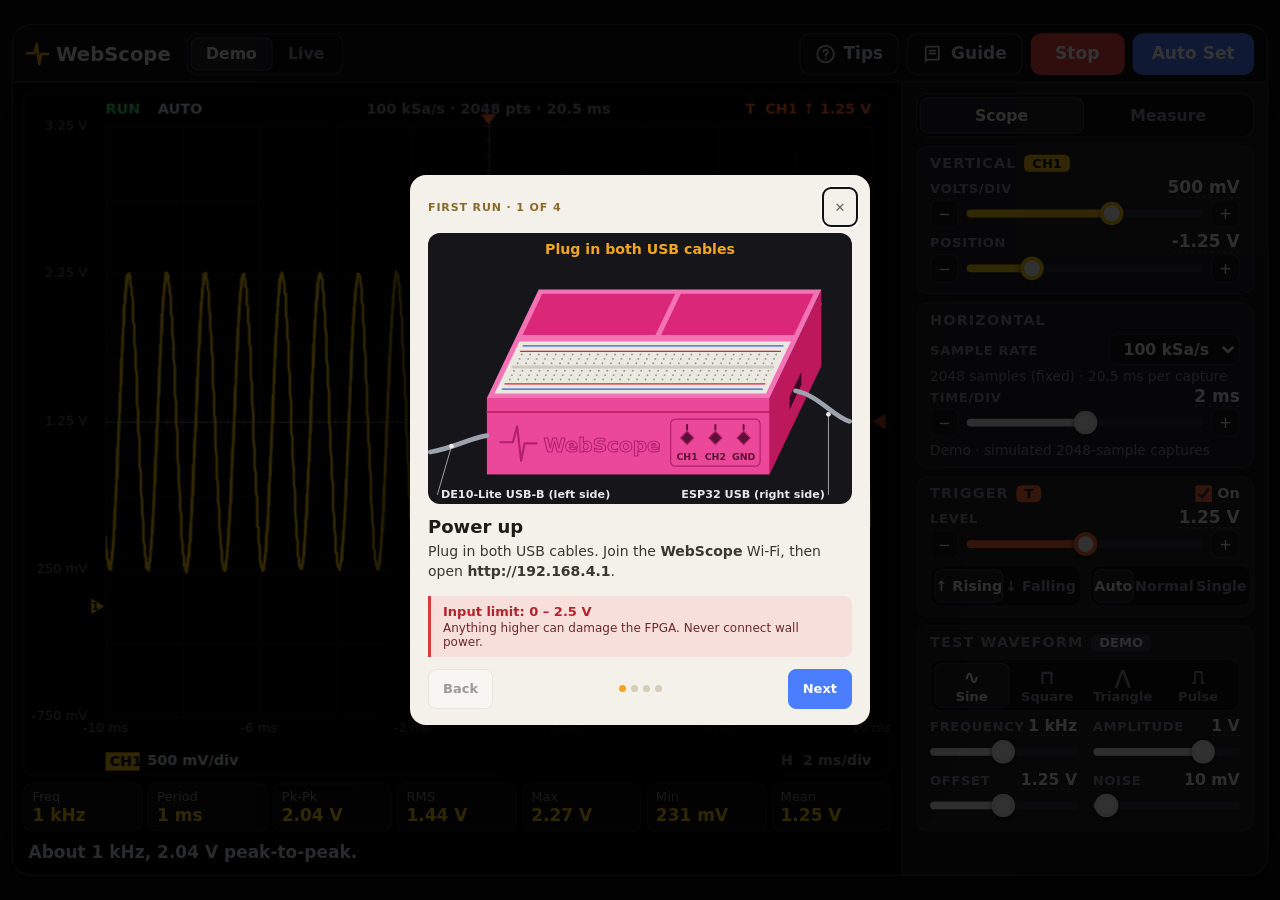
<file: ui/index.html>
<!DOCTYPE html>
<html lang="en">
<head>
  <meta charset="utf-8">
  <meta name="viewport" content="width=device-width, initial-scale=1">
  <meta name="theme-color" content="#0b0b0e">
  <title>WebScope</title>
  <link rel="icon" href="data:image/svg+xml,%3Csvg xmlns='http://www.w3.org/2000/svg' viewBox='0 0 24 24'%3E%3Cpath d='M1 11.2h7.6L11.2 1.5l2.4 21 2.1-10.6H23' fill='none' stroke='%23f5a524' stroke-width='2.6' stroke-linecap='round' stroke-linejoin='round'/%3E%3C/svg%3E">
  <link rel="stylesheet" href="styles.css">
</head>
<body>
  <!-- Wide screens: the instrument is drawn at 960×650 and scaled to fit. Upright phones: stacked layout (src/fit.js). -->
  <div class="stage">
  <div class="instrument" id="instrument">
    <header class="topbar">
      <div class="brand">
        <svg viewBox="0 0 24 24" aria-hidden="true"><path d="M1 11.2h7.6L11.2 1.5l2.4 21 2.1-10.6H23" fill="none" stroke="currentColor" stroke-width="2.6" stroke-linecap="round" stroke-linejoin="round"/></svg>
        WebScope
      </div>
      <div class="segmented" role="group" aria-label="Data source" data-tip="Demo / Live|Demo plays a built-in test signal. Live shows your real circuit through the WebScope box.">
        <button type="button" data-mode="demo" class="active">Demo</button>
        <button type="button" data-mode="live">Live</button>
      </div>
      <span class="spacer"></span>
      <div class="actions">
        <button type="button" id="tipsBtn" class="btn btn-soft" aria-pressed="false" data-tip="Tips|When on, tap or hover anything to see what it does.">
          <svg viewBox="0 0 24 24" aria-hidden="true"><circle cx="12" cy="12" r="9.5"/><path d="M9.6 9.4a2.5 2.5 0 1 1 3.4 2.3c-.6.3-1 .8-1 1.5v.6M12 17.2v.1"/></svg><span>Tips</span>
        </button>
        <button type="button" id="guideBtn" class="btn btn-soft" data-tip="Setup guide|How to hook WebScope up, plus practice circuits with what you should see.">
          <svg viewBox="0 0 24 24" aria-hidden="true"><path d="M4 5.5A2 2 0 0 1 6 3.5h13v15H6a2 2 0 0 0-2 2zM4 20.5v-15M8.5 8h6.5M8.5 11.5h6.5"/></svg><span>Guide</span>
        </button>
        <button type="button" id="runBtn" class="btn btn-run" data-tip="Run / Stop|Stop freezes the screen so you can look closely. Run goes live again.">Stop</button>
        <button type="button" id="autoBtn" class="btn btn-primary" data-tip="Auto Set|Finds your signal and picks good zoom settings for you. Start here.">Auto Set</button>
      </div>
    </header>

    <section class="screen-area">
      <div class="screen" data-tip="Screen|Height is voltage, left to right is time. Drag up or down to move the wave. With cursors on, drag the dashed lines."><canvas id="scope" aria-label="Oscilloscope display"></canvas></div>
      <dl class="meas">
        <div data-tip="Frequency|How many times per second the wave repeats.|Ex: a 1 kHz tone repeats 1,000 times a second."><dt>Freq</dt><dd id="m-freq">—</dd></div>
        <div data-tip="Period|How long one full cycle takes. Period = 1 ÷ frequency."><dt>Period</dt><dd id="m-period">—</dd></div>
        <div data-tip="Peak-to-peak|Distance from the lowest point to the highest point of the wave."><dt>Pk-Pk</dt><dd id="m-vpp">—</dd></div>
        <div data-tip="RMS|The &quot;effective&quot; voltage: the steady DC voltage that would deliver the same power.|Ex: how much a signal would heat a resistor."><dt>RMS</dt><dd id="m-rms">—</dd></div>
        <div data-tip="Max|Highest voltage in the capture."><dt>Max</dt><dd id="m-max">—</dd></div>
        <div data-tip="Min|Lowest voltage in the capture."><dt>Min</dt><dd id="m-min">—</dd></div>
        <div data-tip="Mean|Average voltage over the capture."><dt>Mean</dt><dd id="m-mean">—</dd></div>
      </dl>
      <p id="summary" class="summary">Waiting for signal…</p>
    </section>

    <aside class="panel">
      <nav class="tabs" role="tablist" aria-label="Controls">
        <button type="button" role="tab" data-tab="scope" class="active">Scope</button>
        <button type="button" role="tab" data-tab="measure">Measure</button>
      </nav>

      <!-- Scope tab: Vertical, Horizontal, Trigger -->
      <div class="tab-page" data-page="scope">
        <section class="group">
          <h2>Vertical <span class="tag ch1">CH1</span>
            <label class="switch" id="glitchSwitch" data-tip="De-glitch|Removes single-sample spikes caused by a bad read on the wires between the FPGA and ESP32. Real edges, like a button press, are kept." hidden><input type="checkbox" id="glitchEnable" checked><span>De-glitch</span></label>
          </h2>
          <div id="sVdiv"></div>
          <div id="sPos"></div>
        </section>

        <section class="group">
          <h2>Horizontal</h2>
          <div class="acq-row" data-tip="Sample rate|How many times per second the FPGA measures the input. Each capture is always 2048 samples, so a lower rate covers more time.|Ex: 100 kSa/s → 2048 samples = 20.48 ms.">
            <label for="rateSel">Sample rate</label>
            <select id="rateSel" aria-label="Sample rate"></select>
          </div>
          <p class="acq-info"><span id="acqLen">— samples (fixed)</span> · <span id="acqDur">—</span></p>
          <div id="sTdiv"></div>
          <p id="captureNote" class="note" hidden></p>
          <p class="acq-info" id="acqStatus" data-tip="Status|Connection to the WebScope box and what the FPGA is doing right now.">—</p>
        </section>

        <section class="group">
          <h2>Trigger <span class="tag trig">T</span>
            <label class="switch" data-tip="Trigger on/off|On: the FPGA waits for the wave to cross the level, so the picture stands still. Off: free run, captures right away."><input type="checkbox" id="trigEnable" checked><span>On</span></label>
          </h2>
          <div id="sTrig"></div>
          <div class="trig-row">
            <div class="segmented small" role="group" aria-label="Trigger edge" data-tip="Trigger edge|Start the picture where the wave crosses the level going up (rising) or going down (falling). This is what makes the wave stand still.">
              <button type="button" data-edge="rising" class="active">↑ Rising</button>
              <button type="button" data-edge="falling">↓ Falling</button>
            </div>
            <div class="segmented small" role="group" aria-label="Trigger mode">
              <button type="button" data-tmode="auto" class="active" data-tip="Auto|Always shows the wave, even if it never crosses the trigger level. Best place to start.">Auto</button>
              <button type="button" data-tmode="normal" data-tip="Normal|Only updates when the wave crosses the level. Good for signals that come and go.">Normal</button>
              <button type="button" data-tmode="single" data-tip="Single|Waits for one trigger, grabs it, and stops. Great for one-time events like a button press.">Single</button>
            </div>
          </div>
        </section>

        <section class="group" id="demoGroup">
          <h2><span id="shapeTitle">Test waveform</span> <span class="tag demo" id="shapeTag">DEMO</span></h2>
          <div class="segmented small shapes" role="group" aria-label="Waveform type">
            <button type="button" data-shape="sine" class="active" data-tip="Sine wave|A smooth, rounded wave that rises and falls evenly.|Ex: wall power (AC), pure audio tones."><span>∿</span>Sine</button>
            <button type="button" data-shape="square" data-tip="Square wave|Jumps straight between two levels, half the time high and half low.|Ex: digital clocks, blinking LEDs."><span>⊓</span>Square</button>
            <button type="button" data-shape="triangle" data-tip="Triangle wave|Ramps up and down in straight lines at the same speed.|Ex: synthesizer sounds, sweep circuits."><span>⋀</span>Triangle</button>
            <button type="button" data-shape="pulse" data-tip="Step / pulse|Sits at one level, then jumps to another for a short time.|Ex: a button press, a trigger signal, PWM at low duty."><span>⎍</span>Pulse</button>
          </div>
          <p class="note" id="shapeNote" hidden>WebScope guesses the shape of your live signal and lights it up.</p>
          <div class="slider-grid" id="demoSliders">
            <div id="sFreq"></div>
            <div id="sAmp"></div>
            <div id="sOff"></div>
            <div id="sNoise"></div>
          </div>
        </section>
      </div>

      <!-- Measure tab: all measurements, cursors, save -->
      <div class="tab-page" data-page="measure" hidden>
        <section class="group">
          <h2>Measurements <button type="button" id="holdReset" class="link" data-tip="Reset hold|Clears the lowest/highest seen since Run.">Reset hold</button></h2>
          <dl class="mtable">
            <div data-tip="Duty cycle|How much of each cycle the wave spends high.|Ex: 25% = on a quarter of the time (PWM)."><dt>Duty cycle</dt><dd id="m-duty">—</dd></div>
            <div data-tip="Pulse width|How long the wave stays high in each cycle."><dt>Width (high)</dt><dd id="m-width">—</dd></div>
            <div data-tip="Rise time|How long the wave takes to go from 10% to 90% of its height. Shorter = sharper edge."><dt>Rise time</dt><dd id="m-rise">—</dd></div>
            <div data-tip="Fall time|How long the wave takes to drop from 90% to 10% of its height."><dt>Fall time</dt><dd id="m-fall">—</dd></div>
            <div data-tip="Highest seen|The highest voltage since you pressed Run. Catches short spikes."><dt>Highest seen</dt><dd id="m-hmax">—</dd></div>
            <div data-tip="Lowest seen|The lowest voltage since you pressed Run. Catches short dips."><dt>Lowest seen</dt><dd id="m-hmin">—</dd></div>
          </dl>
        </section>

        <section class="group">
          <h2>Cursors</h2>
          <div class="segmented small" role="group" aria-label="Cursors" data-tip="Cursors|Two lines you drag on the screen to measure the time or voltage between any two points.">
            <button type="button" data-cursor="off" class="active">Off</button>
            <button type="button" data-cursor="time">Time ↔</button>
            <button type="button" data-cursor="volts">Volts ↕</button>
          </div>
          <dl class="mtable" id="cursorReadout" hidden>
            <div><dt id="c-l1">C1</dt><dd id="c-1">—</dd></div>
            <div><dt id="c-l2">C2</dt><dd id="c-2">—</dd></div>
            <div><dt>Difference Δ</dt><dd id="c-d">—</dd></div>
            <div id="c-frow"><dt>1 / ΔT</dt><dd id="c-f">—</dd></div>
          </dl>
        </section>

        <section class="group">
          <h2>Save</h2>
          <div class="row2">
            <button type="button" class="btn" id="savePng" data-tip="Picture|Saves what's on the screen as an image.">Picture</button>
            <button type="button" class="btn" id="saveCsv" data-tip="Data (CSV)|Saves the raw samples (time, volts) for Excel, MATLAB or Python.">Data (CSV)</button>
          </div>
        </section>
      </div>

    </aside>
  </div>
  </div>

  <dialog id="guide" class="guide">
    <div class="guide-head">
      <h2 id="guideTitle">Setup guide</h2>
      <button type="button" class="btn btn-icon" data-close aria-label="Close">✕</button>
    </div>

    <ol class="steps">
      <li class="step" data-part="First run · 1 of 4">
        <figure data-art="power"></figure>
        <h3>Power up</h3>
        <p>Plug in both USB cables. Join the <b>WebScope</b> Wi-Fi, then open <b>http://192.168.4.1</b>.</p>
      </li>
      <li class="step" data-part="First run · 2 of 4">
        <figure data-art="exButton"></figure>
        <h3>Build the button circuit</h3>
        <p>Copy the picture: 3.3 V → button → 10 kΩ → 10 kΩ → ground. The middle of the two resistors is what you'll measure.</p>
      </li>
      <li class="step" data-part="First run · 3 of 4">
        <figure data-art="leads"></figure>
        <h3>Connect the leads</h3>
        <p><b>Black GND</b> lead to the <b>−</b> rail first. Then the <b>yellow CH1</b> lead to the middle of the resistors.</p>
      </li>
      <li class="step" data-part="First run · 4 of 4">
        <div class="signal-check" id="signalCheck"><span class="dot"></span><span class="text">Waiting for signal…</span></div>
        <h3>Go Live and press the button</h3>
        <p>Tap <b>Live</b>, then press the button a few times. The line jumps up while it's held.</p>
        <div class="expect"><b>You should see</b><span>Released ≈ 0 V</span><span>Pressed ≈ 1.65 V</span></div>
      </li>
    </ol>

    <div class="limit">
      <strong>Input limit: 0 – 2.5 V</strong>
      <span>Anything higher can damage the FPGA. Never connect wall power.</span>
    </div>

    <div class="guide-nav">
      <button type="button" class="btn" data-prev>Back</button>
      <div class="dots" aria-hidden="true"></div>
      <button type="button" class="btn btn-primary" data-next>Next</button>
    </div>
  </dialog>

  <script type="module" src="src/main.js"></script>
</body>
</html>
</file>
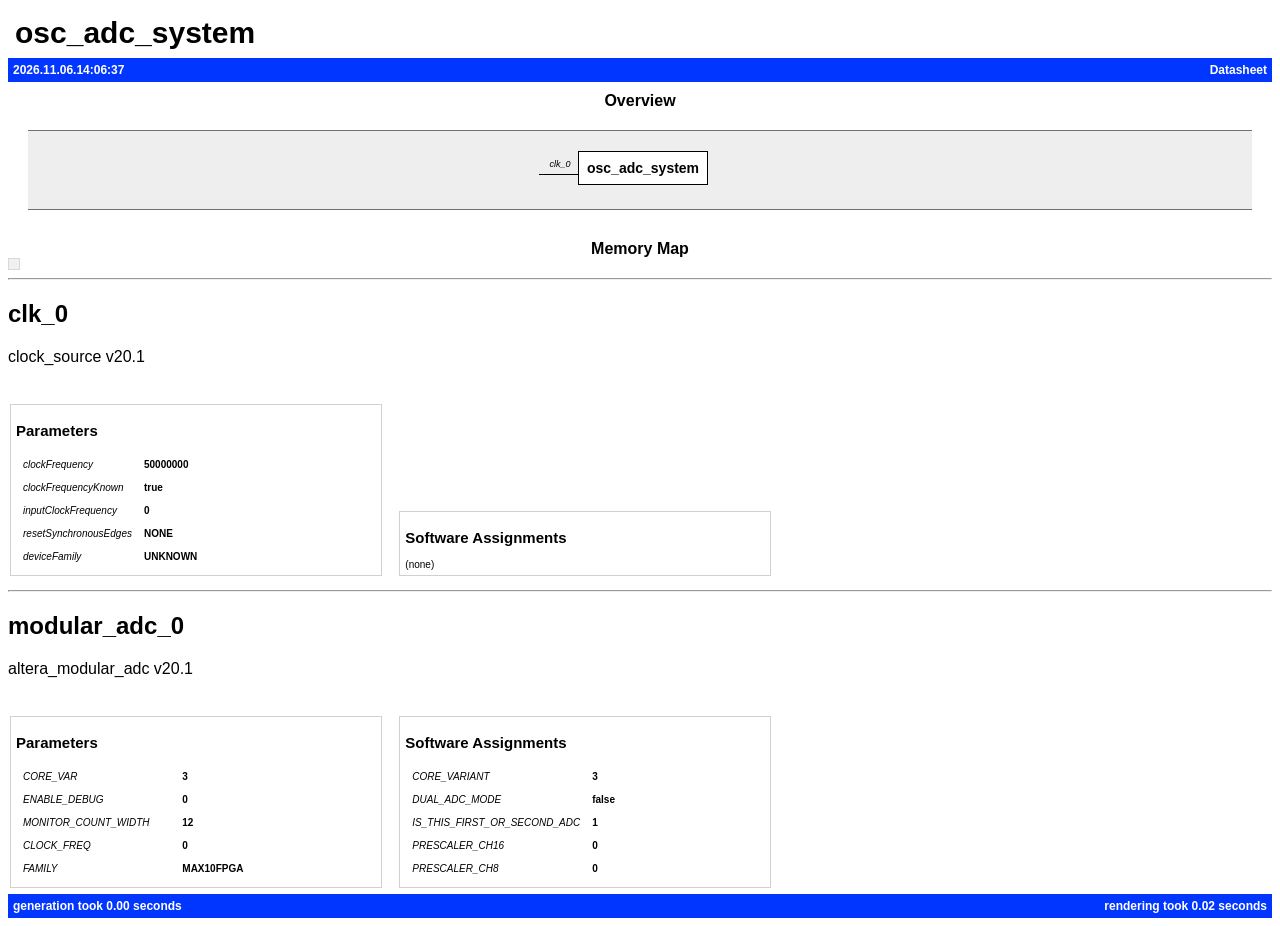
<file: fpga/quartus/osc_adc_system/osc_adc_system.html>
<!DOCTYPE HTML PUBLIC "-//W3C//DTD HTML 4.0 Transitional//EN">

<html xmlns="http://www.w3.org/1999/xhtml">
 <head>
  <title>datasheet for osc_adc_system</title>
  <style type="text/css">
body { font-family:arial ;}
a { text-decoration:underline ; color:#003000 ;}
a:hover { text-decoration:underline ; color:0030f0 ;}
td { padding : 5px ;}
table.topTitle { width:100% ;}
table.topTitle td.l { text-align:left ; font-weight: bold ; font-size:30px ;}
table.topTitle td.r { text-align:right ; font-weight: bold ; font-size:16px ;}
table.blueBar { width : 100% ; border-spacing : 0px ;}
table.blueBar td { background:#0036ff ; font-size:12px ; color : white ; text-align : left ; font-weight : bold ;}
table.blueBar td.l { text-align : left ;}
table.blueBar td.r { text-align : right ;}
table.items { width:100% ; border-collapse:collapse ;}
table.items td.label { font-weight:bold ; font-size:16px ; vertical-align:top ;}
table.items td.mono { font-family:courier ; font-size:12px ; white-space:pre ;}
div.label { font-weight:bold ; font-size:16px ; vertical-align:top ; text-align:center ;}
table.grid { border-collapse:collapse ;}
table.grid td { border:1px solid #bbb ; font-size:12px ;}
body { font-family:arial ;}
table.x { font-family:courier ; border-collapse:collapse ; padding:2px ;}
table.x td { border:1px solid #bbb ;}
td.tableTitle { font-weight:bold ; text-align:center ;}
table.grid { border-collapse:collapse ;}
table.grid td { border:1px solid #bbb ;}
table.grid td.tableTitle { font-weight:bold ; text-align:center ;}
table.mmap { border-collapse:collapse ; text-size:11px ; border:1px solid #d8d8d8 ;}
table.mmap td { border-color:#d8d8d8 ; border-width:1px ; border-style:solid ;}
table.mmap td.empty { border-style:none ; background-color:#f0f0f0 ;}
table.mmap td.slavemodule { text-align:left ; font-size:11px ; border-style:solid solid none solid ;}
table.mmap td.slavem { text-align:right ; font-size:9px ; font-style:italic ; border-style:none solid none solid ;}
table.mmap td.slaveb { text-align:right ; font-size:9px ; font-style:italic ; border-style:none solid solid solid ;}
table.mmap td.mastermodule { text-align:center ; font-size:11px ; border-style:solid solid none solid ;}
table.mmap td.masterlr { text-align:center ; font-size:9px ; font-style:italic ; border-style:none solid solid solid ;}
table.mmap td.masterl { text-align:center ; font-size:9px ; font-style:italic ; border-style:none none solid solid ;}
table.mmap td.masterm { text-align:center ; font-size:9px ; font-style:italic ; border-style:none none solid none ;}
table.mmap td.masterr { text-align:center ; font-size:9px ; font-style:italic ; border-style:none solid solid none ;}
table.mmap td.addr { font-family:courier ; font-size:9px ; text-align:right ;}
table.connectionboxes { border-collapse:separate ; border-spacing:0px ; font-family:arial ;}
table.connectionboxes td.from { border-bottom:1px solid black ; font-size:9px ; font-style:italic ; vertical-align:bottom ; text-align:left ;}
table.connectionboxes td.to { font-size:9px ; font-style:italic ; vertical-align:top ; text-align:right ;}
table.connectionboxes td.lefthandwire { border-bottom:1px solid black ; font-size:9px ; font-style:italic ; vertical-align:bottom ; text-align:right ;}
table.connectionboxes td.righthandwire { border-bottom:1px solid black ; font-size:9px ; font-style:italic ; vertical-align:bottom ; text-align:left ;}
table.connectionboxes td.righthandlabel { font-size:11px ; vertical-align:bottom ; text-align:left ;}
table.connectionboxes td.neighbor { padding:3px ; border:1px solid black ; font-size: 11px ; background:#e8e8e8 ; vertical-align:center ; text-align:center ;}
table.connectionboxes td.main { padding:8px ; border:1px solid black ; font-size: 14px ; font-weight:bold ; background:#ffffff ; vertical-align:center ; text-align:center ;}
.parametersbox { border:1px solid #d0d0d0 ; display:inline-block ; max-height:160px ; overflow:auto ; width:360px ; font-size:10px ;}
.flowbox { display:inline-block ;}
.parametersbox table { font-size:10px ;}
td.parametername { font-style:italic ;}
td.parametervalue { font-weight:bold ;}
div.greydiv { vertical-align:top ; text-align:center ; background:#eeeeee ; border-top:1px solid #707070 ; border-bottom:1px solid #707070 ; padding:20px ; margin:20px ; width:auto ;}</style>
 </head>
 <body>
  <table class="topTitle">
   <tr>
    <td class="l">osc_adc_system</td>
    <td class="r">
     <br/>
     <br/>
    </td>
   </tr>
  </table>
  <table class="blueBar">
   <tr>
    <td class="l">2026.11.06.14:06:37</td>
    <td class="r">Datasheet</td>
   </tr>
  </table>
  <div style="width:100% ;  height:10px"> </div>
  <div class="label">Overview</div>
  <div class="greydiv">
   <div style="display:inline-block ; text-align:left">
    <table class="connectionboxes">
     <tr>
      <td class="lefthandwire">&#160;&#160;clk_0&#160;</td>
      <td class="main" rowspan="2">osc_adc_system</td>
     </tr>
     <tr style="height:6px">
      <td></td>
     </tr>
    </table>
   </div><span style="display:inline-block ; width:28px"> </span>
   <div style="display:inline-block ; text-align:left"><span>
     <br/></span>
   </div>
  </div>
  <div style="width:100% ;  height:10px"> </div>
  <div class="label">Memory Map</div>
  <table class="mmap">
   <tr>
    <td class="empty" rowspan="2"></td>
   </tr>
  </table>
  <a name="module_clk_0"> </a>
  <div>
   <hr/>
   <h2>clk_0</h2>clock_source v20.1
   <br/>
   <br/>
   <br/>
   <table class="flowbox">
    <tr>
     <td class="parametersbox">
      <h2>Parameters</h2>
      <table>
       <tr>
        <td class="parametername">clockFrequency</td>
        <td class="parametervalue">50000000</td>
       </tr>
       <tr>
        <td class="parametername">clockFrequencyKnown</td>
        <td class="parametervalue">true</td>
       </tr>
       <tr>
        <td class="parametername">inputClockFrequency</td>
        <td class="parametervalue">0</td>
       </tr>
       <tr>
        <td class="parametername">resetSynchronousEdges</td>
        <td class="parametervalue">NONE</td>
       </tr>
       <tr>
        <td class="parametername">deviceFamily</td>
        <td class="parametervalue">UNKNOWN</td>
       </tr>
       <tr>
        <td class="parametername">generateLegacySim</td>
        <td class="parametervalue">false</td>
       </tr>
      </table>
     </td>
    </tr>
   </table>&#160;&#160;
   <table class="flowbox">
    <tr>
     <td class="parametersbox">
      <h2>Software Assignments</h2>(none)</td>
    </tr>
   </table>
  </div>
  <a name="module_modular_adc_0"> </a>
  <div>
   <hr/>
   <h2>modular_adc_0</h2>altera_modular_adc v20.1
   <br/>
   <br/>
   <br/>
   <table class="flowbox">
    <tr>
     <td class="parametersbox">
      <h2>Parameters</h2>
      <table>
       <tr>
        <td class="parametername">CORE_VAR</td>
        <td class="parametervalue">3</td>
       </tr>
       <tr>
        <td class="parametername">ENABLE_DEBUG</td>
        <td class="parametervalue">0</td>
       </tr>
       <tr>
        <td class="parametername">MONITOR_COUNT_WIDTH</td>
        <td class="parametervalue">12</td>
       </tr>
       <tr>
        <td class="parametername">CLOCK_FREQ</td>
        <td class="parametervalue">0</td>
       </tr>
       <tr>
        <td class="parametername">FAMILY</td>
        <td class="parametervalue">MAX10FPGA</td>
       </tr>
       <tr>
        <td class="parametername">DEVICE_PART</td>
        <td class="parametervalue">10M50DAF484C7G</td>
       </tr>
       <tr>
        <td class="parametername">device_partname_fivechar_prefix</td>
        <td class="parametervalue">10M50</td>
       </tr>
       <tr>
        <td class="parametername">device_adc_type</td>
        <td class="parametervalue">33</td>
       </tr>
       <tr>
        <td class="parametername">max_adc_count_on_die</td>
        <td class="parametervalue">2</td>
       </tr>
       <tr>
        <td class="parametername">adc_count_on_device</td>
        <td class="parametervalue">2</td>
       </tr>
       <tr>
        <td class="parametername">device_power_supply_type</td>
        <td class="parametervalue">2</td>
       </tr>
       <tr>
        <td class="parametername">ip_is_for_which_adc</td>
        <td class="parametervalue">1</td>
       </tr>
       <tr>
        <td class="parametername">is_this_first_or_second_adc</td>
        <td class="parametervalue">1</td>
       </tr>
       <tr>
        <td class="parametername">analog_input_pin_mask</td>
        <td class="parametervalue">0</td>
       </tr>
       <tr>
        <td class="parametername">hard_pwd</td>
        <td class="parametervalue">0</td>
       </tr>
       <tr>
        <td class="parametername">sample_rate</td>
        <td class="parametervalue">0</td>
       </tr>
       <tr>
        <td class="parametername">clkdiv</td>
        <td class="parametervalue">2</td>
       </tr>
       <tr>
        <td class="parametername">derived_clkdiv</td>
        <td class="parametervalue">2</td>
       </tr>
       <tr>
        <td class="parametername">tsclkdiv</td>
        <td class="parametervalue">1</td>
       </tr>
       <tr>
        <td class="parametername">tsclksel</td>
        <td class="parametervalue">1</td>
       </tr>
       <tr>
        <td class="parametername">refsel</td>
        <td class="parametervalue">0</td>
       </tr>
       <tr>
        <td class="parametername">external_vref</td>
        <td class="parametervalue">2.5</td>
       </tr>
       <tr>
        <td class="parametername">int_vref_vr</td>
        <td class="parametervalue">3.0</td>
       </tr>
       <tr>
        <td class="parametername">int_vref_nonvr</td>
        <td class="parametervalue">2.5</td>
       </tr>
       <tr>
        <td class="parametername">reference_voltage</td>
        <td class="parametervalue">2.5</td>
       </tr>
       <tr>
        <td class="parametername">reference_voltage_sim</td>
        <td class="parametervalue">65536</td>
       </tr>
       <tr>
        <td class="parametername">prescalar</td>
        <td class="parametervalue">0</td>
       </tr>
       <tr>
        <td class="parametername">enable_usr_sim</td>
        <td class="parametervalue">0</td>
       </tr>
       <tr>
        <td class="parametername">use_tsd</td>
        <td class="parametervalue">false</td>
       </tr>
       <tr>
        <td class="parametername">en_tsd_max</td>
        <td class="parametervalue">false</td>
       </tr>
       <tr>
        <td class="parametername">tsd_max</td>
        <td class="parametervalue">125</td>
       </tr>
       <tr>
        <td class="parametername">en_tsd_min</td>
        <td class="parametervalue">false</td>
       </tr>
       <tr>
        <td class="parametername">tsd_min</td>
        <td class="parametervalue">0</td>
       </tr>
       <tr>
        <td class="parametername">use_ch0</td>
        <td class="parametervalue">false</td>
       </tr>
       <tr>
        <td class="parametername">en_thmax_ch0</td>
        <td class="parametervalue">false</td>
       </tr>
       <tr>
        <td class="parametername">thmax_ch0</td>
        <td class="parametervalue">0.0</td>
       </tr>
       <tr>
        <td class="parametername">en_thmin_ch0</td>
        <td class="parametervalue">false</td>
       </tr>
       <tr>
        <td class="parametername">thmin_ch0</td>
        <td class="parametervalue">0.0</td>
       </tr>
       <tr>
        <td class="parametername">simfilename_ch0</td>
        <td class="parametervalue"></td>
       </tr>
       <tr>
        <td class="parametername">use_ch1</td>
        <td class="parametervalue">true</td>
       </tr>
       <tr>
        <td class="parametername">en_thmax_ch1</td>
        <td class="parametervalue">false</td>
       </tr>
       <tr>
        <td class="parametername">thmax_ch1</td>
        <td class="parametervalue">0.0</td>
       </tr>
       <tr>
        <td class="parametername">en_thmin_ch1</td>
        <td class="parametervalue">false</td>
       </tr>
       <tr>
        <td class="parametername">thmin_ch1</td>
        <td class="parametervalue">0.0</td>
       </tr>
       <tr>
        <td class="parametername">simfilename_ch1</td>
        <td class="parametervalue"></td>
       </tr>
       <tr>
        <td class="parametername">use_ch2</td>
        <td class="parametervalue">false</td>
       </tr>
       <tr>
        <td class="parametername">en_thmax_ch2</td>
        <td class="parametervalue">false</td>
       </tr>
       <tr>
        <td class="parametername">thmax_ch2</td>
        <td class="parametervalue">0.0</td>
       </tr>
       <tr>
        <td class="parametername">en_thmin_ch2</td>
        <td class="parametervalue">false</td>
       </tr>
       <tr>
        <td class="parametername">thmin_ch2</td>
        <td class="parametervalue">0.0</td>
       </tr>
       <tr>
        <td class="parametername">simfilename_ch2</td>
        <td class="parametervalue"></td>
       </tr>
       <tr>
        <td class="parametername">use_ch3</td>
        <td class="parametervalue">false</td>
       </tr>
       <tr>
        <td class="parametername">en_thmax_ch3</td>
        <td class="parametervalue">false</td>
       </tr>
       <tr>
        <td class="parametername">thmax_ch3</td>
        <td class="parametervalue">0.0</td>
       </tr>
       <tr>
        <td class="parametername">en_thmin_ch3</td>
        <td class="parametervalue">false</td>
       </tr>
       <tr>
        <td class="parametername">thmin_ch3</td>
        <td class="parametervalue">0.0</td>
       </tr>
       <tr>
        <td class="parametername">simfilename_ch3</td>
        <td class="parametervalue"></td>
       </tr>
       <tr>
        <td class="parametername">use_ch4</td>
        <td class="parametervalue">false</td>
       </tr>
       <tr>
        <td class="parametername">en_thmax_ch4</td>
        <td class="parametervalue">false</td>
       </tr>
       <tr>
        <td class="parametername">thmax_ch4</td>
        <td class="parametervalue">0.0</td>
       </tr>
       <tr>
        <td class="parametername">en_thmin_ch4</td>
        <td class="parametervalue">false</td>
       </tr>
       <tr>
        <td class="parametername">thmin_ch4</td>
        <td class="parametervalue">0.0</td>
       </tr>
       <tr>
        <td class="parametername">simfilename_ch4</td>
        <td class="parametervalue"></td>
       </tr>
       <tr>
        <td class="parametername">use_ch5</td>
        <td class="parametervalue">false</td>
       </tr>
       <tr>
        <td class="parametername">en_thmax_ch5</td>
        <td class="parametervalue">false</td>
       </tr>
       <tr>
        <td class="parametername">thmax_ch5</td>
        <td class="parametervalue">0.0</td>
       </tr>
       <tr>
        <td class="parametername">en_thmin_ch5</td>
        <td class="parametervalue">false</td>
       </tr>
       <tr>
        <td class="parametername">thmin_ch5</td>
        <td class="parametervalue">0.0</td>
       </tr>
       <tr>
        <td class="parametername">simfilename_ch5</td>
        <td class="parametervalue"></td>
       </tr>
       <tr>
        <td class="parametername">use_ch6</td>
        <td class="parametervalue">false</td>
       </tr>
       <tr>
        <td class="parametername">en_thmax_ch6</td>
        <td class="parametervalue">false</td>
       </tr>
       <tr>
        <td class="parametername">thmax_ch6</td>
        <td class="parametervalue">0.0</td>
       </tr>
       <tr>
        <td class="parametername">en_thmin_ch6</td>
        <td class="parametervalue">false</td>
       </tr>
       <tr>
        <td class="parametername">thmin_ch6</td>
        <td class="parametervalue">0.0</td>
       </tr>
       <tr>
        <td class="parametername">simfilename_ch6</td>
        <td class="parametervalue"></td>
       </tr>
       <tr>
        <td class="parametername">use_ch7</td>
        <td class="parametervalue">false</td>
       </tr>
       <tr>
        <td class="parametername">en_thmax_ch7</td>
        <td class="parametervalue">false</td>
       </tr>
       <tr>
        <td class="parametername">thmax_ch7</td>
        <td class="parametervalue">0.0</td>
       </tr>
       <tr>
        <td class="parametername">en_thmin_ch7</td>
        <td class="parametervalue">false</td>
       </tr>
       <tr>
        <td class="parametername">thmin_ch7</td>
        <td class="parametervalue">0.0</td>
       </tr>
       <tr>
        <td class="parametername">simfilename_ch7</td>
        <td class="parametervalue"></td>
       </tr>
       <tr>
        <td class="parametername">use_ch8</td>
        <td class="parametervalue">false</td>
       </tr>
       <tr>
        <td class="parametername">prescaler_ch8</td>
        <td class="parametervalue">false</td>
       </tr>
       <tr>
        <td class="parametername">en_thmax_ch8</td>
        <td class="parametervalue">false</td>
       </tr>
       <tr>
        <td class="parametername">thmax_ch8</td>
        <td class="parametervalue">0.0</td>
       </tr>
       <tr>
        <td class="parametername">en_thmin_ch8</td>
        <td class="parametervalue">false</td>
       </tr>
       <tr>
        <td class="parametername">thmin_ch8</td>
        <td class="parametervalue">0.0</td>
       </tr>
       <tr>
        <td class="parametername">simfilename_ch8</td>
        <td class="parametervalue"></td>
       </tr>
       <tr>
        <td class="parametername">use_ch9</td>
        <td class="parametervalue">false</td>
       </tr>
       <tr>
        <td class="parametername">en_thmax_ch9</td>
        <td class="parametervalue">false</td>
       </tr>
       <tr>
        <td class="parametername">thmax_ch9</td>
        <td class="parametervalue">0.0</td>
       </tr>
       <tr>
        <td class="parametername">en_thmin_ch9</td>
        <td class="parametervalue">false</td>
       </tr>
       <tr>
        <td class="parametername">thmin_ch9</td>
        <td class="parametervalue">0.0</td>
       </tr>
       <tr>
        <td class="parametername">simfilename_ch9</td>
        <td class="parametervalue"></td>
       </tr>
       <tr>
        <td class="parametername">use_ch10</td>
        <td class="parametervalue">false</td>
       </tr>
       <tr>
        <td class="parametername">en_thmax_ch10</td>
        <td class="parametervalue">false</td>
       </tr>
       <tr>
        <td class="parametername">thmax_ch10</td>
        <td class="parametervalue">0.0</td>
       </tr>
       <tr>
        <td class="parametername">en_thmin_ch10</td>
        <td class="parametervalue">false</td>
       </tr>
       <tr>
        <td class="parametername">thmin_ch10</td>
        <td class="parametervalue">0.0</td>
       </tr>
       <tr>
        <td class="parametername">simfilename_ch10</td>
        <td class="parametervalue"></td>
       </tr>
       <tr>
        <td class="parametername">use_ch11</td>
        <td class="parametervalue">false</td>
       </tr>
       <tr>
        <td class="parametername">en_thmax_ch11</td>
        <td class="parametervalue">false</td>
       </tr>
       <tr>
        <td class="parametername">thmax_ch11</td>
        <td class="parametervalue">0.0</td>
       </tr>
       <tr>
        <td class="parametername">en_thmin_ch11</td>
        <td class="parametervalue">false</td>
       </tr>
       <tr>
        <td class="parametername">thmin_ch11</td>
        <td class="parametervalue">0.0</td>
       </tr>
       <tr>
        <td class="parametername">simfilename_ch11</td>
        <td class="parametervalue"></td>
       </tr>
       <tr>
        <td class="parametername">use_ch12</td>
        <td class="parametervalue">false</td>
       </tr>
       <tr>
        <td class="parametername">en_thmax_ch12</td>
        <td class="parametervalue">false</td>
       </tr>
       <tr>
        <td class="parametername">thmax_ch12</td>
        <td class="parametervalue">0.0</td>
       </tr>
       <tr>
        <td class="parametername">en_thmin_ch12</td>
        <td class="parametervalue">false</td>
       </tr>
       <tr>
        <td class="parametername">thmin_ch12</td>
        <td class="parametervalue">0.0</td>
       </tr>
       <tr>
        <td class="parametername">simfilename_ch12</td>
        <td class="parametervalue"></td>
       </tr>
       <tr>
        <td class="parametername">use_ch13</td>
        <td class="parametervalue">false</td>
       </tr>
       <tr>
        <td class="parametername">en_thmax_ch13</td>
        <td class="parametervalue">false</td>
       </tr>
       <tr>
        <td class="parametername">thmax_ch13</td>
        <td class="parametervalue">0.0</td>
       </tr>
       <tr>
        <td class="parametername">en_thmin_ch13</td>
        <td class="parametervalue">false</td>
       </tr>
       <tr>
        <td class="parametername">thmin_ch13</td>
        <td class="parametervalue">0.0</td>
       </tr>
       <tr>
        <td class="parametername">simfilename_ch13</td>
        <td class="parametervalue"></td>
       </tr>
       <tr>
        <td class="parametername">use_ch14</td>
        <td class="parametervalue">false</td>
       </tr>
       <tr>
        <td class="parametername">en_thmax_ch14</td>
        <td class="parametervalue">false</td>
       </tr>
       <tr>
        <td class="parametername">thmax_ch14</td>
        <td class="parametervalue">0.0</td>
       </tr>
       <tr>
        <td class="parametername">en_thmin_ch14</td>
        <td class="parametervalue">false</td>
       </tr>
       <tr>
        <td class="parametername">thmin_ch14</td>
        <td class="parametervalue">0.0</td>
       </tr>
       <tr>
        <td class="parametername">simfilename_ch14</td>
        <td class="parametervalue"></td>
       </tr>
       <tr>
        <td class="parametername">use_ch15</td>
        <td class="parametervalue">false</td>
       </tr>
       <tr>
        <td class="parametername">en_thmax_ch15</td>
        <td class="parametervalue">false</td>
       </tr>
       <tr>
        <td class="parametername">thmax_ch15</td>
        <td class="parametervalue">0.0</td>
       </tr>
       <tr>
        <td class="parametername">en_thmin_ch15</td>
        <td class="parametervalue">false</td>
       </tr>
       <tr>
        <td class="parametername">thmin_ch15</td>
        <td class="parametervalue">0.0</td>
       </tr>
       <tr>
        <td class="parametername">simfilename_ch15</td>
        <td class="parametervalue"></td>
       </tr>
       <tr>
        <td class="parametername">use_ch16</td>
        <td class="parametervalue">false</td>
       </tr>
       <tr>
        <td class="parametername">prescaler_ch16</td>
        <td class="parametervalue">false</td>
       </tr>
       <tr>
        <td class="parametername">en_thmax_ch16</td>
        <td class="parametervalue">false</td>
       </tr>
       <tr>
        <td class="parametername">thmax_ch16</td>
        <td class="parametervalue">0.0</td>
       </tr>
       <tr>
        <td class="parametername">en_thmin_ch16</td>
        <td class="parametervalue">false</td>
       </tr>
       <tr>
        <td class="parametername">thmin_ch16</td>
        <td class="parametervalue">0.0</td>
       </tr>
       <tr>
        <td class="parametername">simfilename_ch16</td>
        <td class="parametervalue"></td>
       </tr>
       <tr>
        <td class="parametername">seq_order_length</td>
        <td class="parametervalue">1</td>
       </tr>
       <tr>
        <td class="parametername">seq_order_slot_1</td>
        <td class="parametervalue">30</td>
       </tr>
       <tr>
        <td class="parametername">seq_order_slot_2</td>
        <td class="parametervalue">30</td>
       </tr>
       <tr>
        <td class="parametername">seq_order_slot_3</td>
        <td class="parametervalue">30</td>
       </tr>
       <tr>
        <td class="parametername">seq_order_slot_4</td>
        <td class="parametervalue">30</td>
       </tr>
       <tr>
        <td class="parametername">seq_order_slot_5</td>
        <td class="parametervalue">30</td>
       </tr>
       <tr>
        <td class="parametername">seq_order_slot_6</td>
        <td class="parametervalue">30</td>
       </tr>
       <tr>
        <td class="parametername">seq_order_slot_7</td>
        <td class="parametervalue">30</td>
       </tr>
       <tr>
        <td class="parametername">seq_order_slot_8</td>
        <td class="parametervalue">30</td>
       </tr>
       <tr>
        <td class="parametername">seq_order_slot_9</td>
        <td class="parametervalue">30</td>
       </tr>
       <tr>
        <td class="parametername">seq_order_slot_10</td>
        <td class="parametervalue">30</td>
       </tr>
       <tr>
        <td class="parametername">seq_order_slot_11</td>
        <td class="parametervalue">30</td>
       </tr>
       <tr>
        <td class="parametername">seq_order_slot_12</td>
        <td class="parametervalue">30</td>
       </tr>
       <tr>
        <td class="parametername">seq_order_slot_13</td>
        <td class="parametervalue">30</td>
       </tr>
       <tr>
        <td class="parametername">seq_order_slot_14</td>
        <td class="parametervalue">30</td>
       </tr>
       <tr>
        <td class="parametername">seq_order_slot_15</td>
        <td class="parametervalue">30</td>
       </tr>
       <tr>
        <td class="parametername">seq_order_slot_16</td>
        <td class="parametervalue">30</td>
       </tr>
       <tr>
        <td class="parametername">seq_order_slot_17</td>
        <td class="parametervalue">30</td>
       </tr>
       <tr>
        <td class="parametername">seq_order_slot_18</td>
        <td class="parametervalue">30</td>
       </tr>
       <tr>
        <td class="parametername">seq_order_slot_19</td>
        <td class="parametervalue">30</td>
       </tr>
       <tr>
        <td class="parametername">seq_order_slot_20</td>
        <td class="parametervalue">30</td>
       </tr>
       <tr>
        <td class="parametername">seq_order_slot_21</td>
        <td class="parametervalue">30</td>
       </tr>
       <tr>
        <td class="parametername">seq_order_slot_22</td>
        <td class="parametervalue">30</td>
       </tr>
       <tr>
        <td class="parametername">seq_order_slot_23</td>
        <td class="parametervalue">30</td>
       </tr>
       <tr>
        <td class="parametername">seq_order_slot_24</td>
        <td class="parametervalue">30</td>
       </tr>
       <tr>
        <td class="parametername">seq_order_slot_25</td>
        <td class="parametervalue">30</td>
       </tr>
       <tr>
        <td class="parametername">seq_order_slot_26</td>
        <td class="parametervalue">30</td>
       </tr>
       <tr>
        <td class="parametername">seq_order_slot_27</td>
        <td class="parametervalue">30</td>
       </tr>
       <tr>
        <td class="parametername">seq_order_slot_28</td>
        <td class="parametervalue">30</td>
       </tr>
       <tr>
        <td class="parametername">seq_order_slot_29</td>
        <td class="parametervalue">30</td>
       </tr>
       <tr>
        <td class="parametername">seq_order_slot_30</td>
        <td class="parametervalue">30</td>
       </tr>
       <tr>
        <td class="parametername">seq_order_slot_31</td>
        <td class="parametervalue">30</td>
       </tr>
       <tr>
        <td class="parametername">seq_order_slot_32</td>
        <td class="parametervalue">30</td>
       </tr>
       <tr>
        <td class="parametername">seq_order_slot_33</td>
        <td class="parametervalue">30</td>
       </tr>
       <tr>
        <td class="parametername">seq_order_slot_34</td>
        <td class="parametervalue">30</td>
       </tr>
       <tr>
        <td class="parametername">seq_order_slot_35</td>
        <td class="parametervalue">30</td>
       </tr>
       <tr>
        <td class="parametername">seq_order_slot_36</td>
        <td class="parametervalue">30</td>
       </tr>
       <tr>
        <td class="parametername">seq_order_slot_37</td>
        <td class="parametervalue">30</td>
       </tr>
       <tr>
        <td class="parametername">seq_order_slot_38</td>
        <td class="parametervalue">30</td>
       </tr>
       <tr>
        <td class="parametername">seq_order_slot_39</td>
        <td class="parametervalue">30</td>
       </tr>
       <tr>
        <td class="parametername">seq_order_slot_40</td>
        <td class="parametervalue">30</td>
       </tr>
       <tr>
        <td class="parametername">seq_order_slot_41</td>
        <td class="parametervalue">30</td>
       </tr>
       <tr>
        <td class="parametername">seq_order_slot_42</td>
        <td class="parametervalue">30</td>
       </tr>
       <tr>
        <td class="parametername">seq_order_slot_43</td>
        <td class="parametervalue">30</td>
       </tr>
       <tr>
        <td class="parametername">seq_order_slot_44</td>
        <td class="parametervalue">30</td>
       </tr>
       <tr>
        <td class="parametername">seq_order_slot_45</td>
        <td class="parametervalue">30</td>
       </tr>
       <tr>
        <td class="parametername">seq_order_slot_46</td>
        <td class="parametervalue">30</td>
       </tr>
       <tr>
        <td class="parametername">seq_order_slot_47</td>
        <td class="parametervalue">30</td>
       </tr>
       <tr>
        <td class="parametername">seq_order_slot_48</td>
        <td class="parametervalue">30</td>
       </tr>
       <tr>
        <td class="parametername">seq_order_slot_49</td>
        <td class="parametervalue">30</td>
       </tr>
       <tr>
        <td class="parametername">seq_order_slot_50</td>
        <td class="parametervalue">30</td>
       </tr>
       <tr>
        <td class="parametername">seq_order_slot_51</td>
        <td class="parametervalue">30</td>
       </tr>
       <tr>
        <td class="parametername">seq_order_slot_52</td>
        <td class="parametervalue">30</td>
       </tr>
       <tr>
        <td class="parametername">seq_order_slot_53</td>
        <td class="parametervalue">30</td>
       </tr>
       <tr>
        <td class="parametername">seq_order_slot_54</td>
        <td class="parametervalue">30</td>
       </tr>
       <tr>
        <td class="parametername">seq_order_slot_55</td>
        <td class="parametervalue">30</td>
       </tr>
       <tr>
        <td class="parametername">seq_order_slot_56</td>
        <td class="parametervalue">30</td>
       </tr>
       <tr>
        <td class="parametername">seq_order_slot_57</td>
        <td class="parametervalue">30</td>
       </tr>
       <tr>
        <td class="parametername">seq_order_slot_58</td>
        <td class="parametervalue">30</td>
       </tr>
       <tr>
        <td class="parametername">seq_order_slot_59</td>
        <td class="parametervalue">30</td>
       </tr>
       <tr>
        <td class="parametername">seq_order_slot_60</td>
        <td class="parametervalue">30</td>
       </tr>
       <tr>
        <td class="parametername">seq_order_slot_61</td>
        <td class="parametervalue">30</td>
       </tr>
       <tr>
        <td class="parametername">seq_order_slot_62</td>
        <td class="parametervalue">30</td>
       </tr>
       <tr>
        <td class="parametername">seq_order_slot_63</td>
        <td class="parametervalue">30</td>
       </tr>
       <tr>
        <td class="parametername">seq_order_slot_64</td>
        <td class="parametervalue">30</td>
       </tr>
       <tr>
        <td class="parametername">AUTO_DEVICE_SPEEDGRADE</td>
        <td class="parametervalue">7</td>
       </tr>
       <tr>
        <td class="parametername">deviceFamily</td>
        <td class="parametervalue">UNKNOWN</td>
       </tr>
       <tr>
        <td class="parametername">generateLegacySim</td>
        <td class="parametervalue">false</td>
       </tr>
      </table>
     </td>
    </tr>
   </table>&#160;&#160;
   <table class="flowbox">
    <tr>
     <td class="parametersbox">
      <h2>Software Assignments</h2>
      <table>
       <tr>
        <td class="parametername">CORE_VARIANT</td>
        <td class="parametervalue">3</td>
       </tr>
       <tr>
        <td class="parametername">DUAL_ADC_MODE</td>
        <td class="parametervalue">false</td>
       </tr>
       <tr>
        <td class="parametername">IS_THIS_FIRST_OR_SECOND_ADC</td>
        <td class="parametervalue">1</td>
       </tr>
       <tr>
        <td class="parametername">PRESCALER_CH16</td>
        <td class="parametervalue">0</td>
       </tr>
       <tr>
        <td class="parametername">PRESCALER_CH8</td>
        <td class="parametervalue">0</td>
       </tr>
       <tr>
        <td class="parametername">REFSEL</td>
        <td class="parametervalue">External VREF</td>
       </tr>
       <tr>
        <td class="parametername">USE_CH0</td>
        <td class="parametervalue">0</td>
       </tr>
       <tr>
        <td class="parametername">USE_CH1</td>
        <td class="parametervalue">1</td>
       </tr>
       <tr>
        <td class="parametername">USE_CH10</td>
        <td class="parametervalue">0</td>
       </tr>
       <tr>
        <td class="parametername">USE_CH11</td>
        <td class="parametervalue">0</td>
       </tr>
       <tr>
        <td class="parametername">USE_CH12</td>
        <td class="parametervalue">0</td>
       </tr>
       <tr>
        <td class="parametername">USE_CH13</td>
        <td class="parametervalue">0</td>
       </tr>
       <tr>
        <td class="parametername">USE_CH14</td>
        <td class="parametervalue">0</td>
       </tr>
       <tr>
        <td class="parametername">USE_CH15</td>
        <td class="parametervalue">0</td>
       </tr>
       <tr>
        <td class="parametername">USE_CH16</td>
        <td class="parametervalue">0</td>
       </tr>
       <tr>
        <td class="parametername">USE_CH2</td>
        <td class="parametervalue">0</td>
       </tr>
       <tr>
        <td class="parametername">USE_CH3</td>
        <td class="parametervalue">0</td>
       </tr>
       <tr>
        <td class="parametername">USE_CH4</td>
        <td class="parametervalue">0</td>
       </tr>
       <tr>
        <td class="parametername">USE_CH5</td>
        <td class="parametervalue">0</td>
       </tr>
       <tr>
        <td class="parametername">USE_CH6</td>
        <td class="parametervalue">0</td>
       </tr>
       <tr>
        <td class="parametername">USE_CH7</td>
        <td class="parametervalue">0</td>
       </tr>
       <tr>
        <td class="parametername">USE_CH8</td>
        <td class="parametervalue">0</td>
       </tr>
       <tr>
        <td class="parametername">USE_CH9</td>
        <td class="parametervalue">0</td>
       </tr>
       <tr>
        <td class="parametername">USE_TSD</td>
        <td class="parametervalue">0</td>
       </tr>
       <tr>
        <td class="parametername">VREF</td>
        <td class="parametervalue">2.5</td>
       </tr>
      </table>
     </td>
    </tr>
   </table>
  </div>
  <table class="blueBar">
   <tr>
    <td class="l">generation took 0.00 seconds</td>
    <td class="r">rendering took 0.02 seconds</td>
   </tr>
  </table>
 </body>
</html>
</file>
<file: ui/styles.css>
/* Dark bench-instrument theme.
   Wide screens: the instrument is laid out at 960×650 and scaled uniformly (src/fit.js).
   Upright phones (html.compact): stacked layout at normal size that scrolls. */
:root {
  --page: #0b0b0e;
  --body: #18181d;
  --raised: #222228;
  --line: #2e2e36;
  --text: #e7e7ec;
  --muted: #8d8d99;
  --accent: #4a7dff;
  --brand: #f5a524;
  --ch1: #f5c518;
  --trig: #ff6b35;
  --run: #22c55e;
  --stop: #ef4444;
  font-family: system-ui, -apple-system, "Segoe UI", Roboto, sans-serif;
  color: var(--text);
}

* { box-sizing: border-box; }
[hidden] { display: none !important; }
html, body { margin: 0; height: 100%; background: var(--page); overflow: hidden; }
h2 { margin: 0 0 4px; font-size: 11px; font-weight: 700; letter-spacing: 0.08em; text-transform: uppercase; color: var(--muted); display: flex; align-items: center; gap: 6px; }

.stage { position: fixed; inset: 0; overflow: hidden; } /* keeps phones from zooming out */
.instrument {
  position: absolute; left: 50%; top: 50%;
  width: 960px; height: 650px;
  transform: translate(-50%, -50%) scale(var(--ui-scale, 1));
  display: grid; grid-template-columns: 1fr 280px; grid-template-rows: 44px 1fr;
  background: var(--body); border-radius: 14px; overflow: hidden;
  box-shadow: 0 0 0 1px var(--line), 0 20px 60px #000a;
  user-select: none; -webkit-user-select: none;
}

/* ---------- Top bar ---------- */
.topbar {
  grid-column: 1 / -1; display: flex; align-items: center; gap: 8px;
  padding: 0 10px; background: #111115; border-bottom: 1px solid var(--line);
}
.brand { display: flex; align-items: center; gap: 5px; font-weight: 800; font-size: 15px; margin-right: 4px; }
.brand svg { width: 18px; height: 18px; color: var(--brand); }
.spacer { flex: 1; }
.actions { display: flex; align-items: center; gap: 6px; }

.btn {
  height: 32px; padding: 0 14px; border-radius: 8px; border: 1px solid var(--line);
  background: var(--raised); color: var(--text); font: inherit; font-size: 13px; font-weight: 700; cursor: pointer;
  display: inline-flex; align-items: center; justify-content: center; gap: 6px;
}
.btn:active { transform: scale(0.97); }
.btn:disabled { opacity: 0.4; cursor: not-allowed; }
.btn svg { width: 16px; height: 16px; fill: none; stroke: currentColor; stroke-width: 2; stroke-linecap: round; stroke-linejoin: round; }
.btn-primary { background: var(--accent); border-color: var(--accent); color: #fff; }
.btn-soft { background: transparent; border-color: var(--line); color: #c9ccd4; padding: 0 11px; }
.btn-soft:hover { border-color: #44444f; color: var(--text); }
.btn-soft.active { border-color: var(--brand); color: var(--brand); background: #2a2113; }
.btn-icon { width: 36px; padding: 0; background: transparent; border-color: transparent; color: var(--muted); }
.btn-run { min-width: 72px; background: var(--stop); border-color: var(--stop); color: #fff; }
.btn-run.stopped { background: var(--run); border-color: var(--run); }
.link { margin-left: auto; border: 0; background: none; padding: 0; font: inherit; font-size: 10px; letter-spacing: 0.04em; color: var(--muted); text-decoration: underline; cursor: pointer; }

.segmented { display: inline-flex; background: #0e0e12; border: 1px solid var(--line); border-radius: 8px; padding: 2px; }
.segmented button {
  height: 26px; padding: 0 12px; border: 0; border-radius: 6px; background: transparent;
  font: inherit; font-size: 12px; font-weight: 700; color: var(--muted); cursor: pointer;
}
.segmented button.active { background: var(--raised); color: var(--text); box-shadow: inset 0 0 0 1px #3a3a44; }
.segmented.small { display: flex; width: 100%; margin-top: 6px; }
.segmented.small button { flex: 1; padding: 0 4px; }
.shapes button { height: 34px; padding: 0 2px; display: flex; flex-direction: column; align-items: center; justify-content: center; gap: 0; font-size: 10px; line-height: 1.1; }
.shapes button span { font-size: 15px; }
.shapes button.readonly { cursor: default; }
.shapes button.readonly.active { background: #3a2f12; color: var(--ch1); box-shadow: inset 0 0 0 1px var(--ch1); }

/* ---------- Scope screen (black surround) ---------- */
.screen-area { display: flex; flex-direction: column; gap: 6px; padding: 8px; background: #000; min-width: 0; }
.screen { flex: 1; min-height: 0; border: 1px solid #1c1c22; border-radius: 6px; overflow: hidden; }
.screen canvas { width: 100%; height: 100%; display: block; touch-action: none; cursor: ns-resize; }

.meas { display: grid; grid-template-columns: repeat(7, 1fr); gap: 4px; margin: 0; }
.meas div { background: #0d0d10; border: 1px solid #1c1c22; border-radius: 6px; padding: 4px 6px; }
.meas dt { font-size: 10px; color: var(--muted); }
.meas dd { margin: 1px 0 0; font-size: 13px; font-weight: 700; color: var(--ch1); font-variant-numeric: tabular-nums; white-space: nowrap; }
.summary { margin: 0; padding: 2px 4px; font-size: 13px; font-weight: 600; color: #cfd3dc; }

/* ---------- Control panel ---------- */
.panel { display: flex; flex-direction: column; gap: 6px; padding: 8px 10px 10px; border-left: 1px solid var(--line); min-height: 0; overflow-y: auto; }
.tabs { display: flex; gap: 2px; background: #0e0e12; border: 1px solid var(--line); border-radius: 9px; padding: 2px; }
.tabs button {
  flex: 1; height: 28px; border: 0; border-radius: 7px; background: transparent; cursor: pointer;
  font: inherit; font-size: 12px; font-weight: 700; color: var(--muted);
}
.tabs button.active { background: var(--raised); color: var(--text); box-shadow: inset 0 0 0 1px #3a3a44; }
.tab-page { display: flex; flex-direction: column; gap: 6px; }
.group { background: var(--raised); border: 1px solid var(--line); border-radius: 10px; padding: 6px 10px 7px; }
.group > .slider + .slider { margin-top: 2px; }
.tag { font-size: 10px; padding: 1px 6px; border-radius: 4px; letter-spacing: 0; }
.tag.ch1 { background: var(--ch1); color: #111; }
.tag.trig { background: var(--trig); color: #111; }
.tag.demo { background: #3a3a44; color: var(--text); }
.slider-grid { display: grid; grid-template-columns: 1fr 1fr; gap: 2px 12px; margin-top: 4px; }
.slider-grid > * { min-width: 0; }
.slider-grid .slider-value { font-size: 12px; }
.trig-row { display: grid; grid-template-columns: 1fr 1fr; gap: 6px; margin-top: 4px; }
.trig-row .segmented.small { margin-top: 0; }
.trig-row .segmented.small button { font-size: 11px; padding: 0 1px; white-space: nowrap; }
.slider-grid .sbtn { display: none; } /* small sliders: drag or tap the value */
.note { margin: 6px 0 0; font-size: 11px; line-height: 1.35; color: #c9b98f; }
.acq-row { display: flex; align-items: center; justify-content: space-between; gap: 8px; margin-bottom: 2px; }
.acq-row label { font-size: 10px; font-weight: 700; color: var(--muted); text-transform: uppercase; letter-spacing: 0.05em; }
.acq-row select {
  height: 24px; padding: 0 6px; border-radius: 6px; border: 1px solid var(--line); background: #17171c; color: var(--text);
  font: inherit; font-size: 12px; font-weight: 700; font-variant-numeric: tabular-nums; cursor: pointer;
}
.acq-info { margin: 0 0 2px; font-size: 10.5px; color: var(--muted); font-variant-numeric: tabular-nums; }
#acqStatus { margin: 3px 0 0; }
#acqStatus.bad { color: #ff8a8a; }
#acqStatus.ok { color: #8fd8a8; }
.switch { margin-left: auto; display: inline-flex; align-items: center; gap: 4px; cursor: pointer; text-transform: none; letter-spacing: 0; font-size: 11px; color: var(--text); }
.switch input { accent-color: var(--trig); margin: 0; }
.row2 { display: grid; grid-template-columns: 1fr 1fr; gap: 6px; }

.mtable { margin: 4px 0 0; display: grid; grid-template-columns: 1fr 1fr; gap: 4px; }
.mtable div { background: #17171c; border: 1px solid #2a2a31; border-radius: 6px; padding: 3px 7px; }
.mtable dt { font-size: 10px; color: var(--muted); }
.mtable dd { margin: 0; font-size: 13px; font-weight: 700; font-variant-numeric: tabular-nums; white-space: nowrap; }
#cursorReadout dd { color: #7dd3fc; }

/* ---------- Slider (src/slider.js) ---------- */
.slider { --c: var(--text); }
.slider-head { display: flex; justify-content: space-between; align-items: baseline; }
.slider-label { font-size: 10px; font-weight: 700; color: var(--muted); text-transform: uppercase; letter-spacing: 0.05em; cursor: default; }
.slider-value { font-size: 13px; font-weight: 700; font-variant-numeric: tabular-nums; color: var(--text); white-space: nowrap; cursor: text; border-bottom: 1px dashed #44444f; }
.slider-input {
  width: 9ch; padding: 0; margin: 0; border: 0; outline: none; background: transparent; text-align: right;
  font: inherit; font-size: 13px; font-weight: 700; color: var(--text); font-variant-numeric: tabular-nums; caret-color: var(--c);
}
.slider-row { display: flex; align-items: center; gap: 6px; height: 24px; }
.sbtn {
  flex: none; width: 22px; height: 22px; border-radius: 6px; border: 1px solid var(--line);
  background: #17171c; color: var(--text); font-size: 15px; line-height: 1; cursor: pointer; padding: 0;
}
.sbtn:active { background: #2a2a32; }
.slider input[type="range"] {
  flex: 1; min-width: 0; height: 24px; margin: 0; background: transparent; cursor: pointer;
  -webkit-appearance: none; appearance: none; touch-action: pan-y;
}
.slider input[type="range"]:focus-visible { outline: 2px solid var(--accent); outline-offset: 2px; border-radius: 4px; }
.slider input[type="range"]::-webkit-slider-runnable-track {
  height: 6px; border-radius: 3px;
  background: linear-gradient(to right, var(--c) var(--fill, 50%), #34343d var(--fill, 50%));
}
.slider input[type="range"]::-moz-range-track { height: 6px; border-radius: 3px; background: #34343d; }
.slider input[type="range"]::-moz-range-progress { height: 6px; border-radius: 3px; background: var(--c); }
.slider input[type="range"]::-webkit-slider-thumb {
  -webkit-appearance: none; width: 18px; height: 18px; margin-top: -6px; border-radius: 50%;
  background: #f4f4f6; border: 3px solid var(--c); box-shadow: 0 1px 4px #000a;
}
.slider input[type="range"]::-moz-range-thumb {
  width: 14px; height: 14px; border-radius: 50%; background: #f4f4f6; border: 3px solid var(--c); box-shadow: 0 1px 4px #000a;
}

/* ---------- Tips mode ---------- */
.tip {
  position: fixed; z-index: 10; max-width: 260px; padding: 9px 12px 10px; border-radius: 10px;
  background: #f4f1ea; color: #1d1b17; font-size: 12.5px; line-height: 1.4;
  pointer-events: none; box-shadow: 0 10px 30px #000c; border-top: 4px solid var(--brand);
}
.tip-title { font-weight: 800; margin-bottom: 2px; }
.tip-ex { margin-top: 5px; padding-top: 5px; border-top: 1px solid #ddd6c6; color: #6b6355; }

/* ---------- Setup guide ---------- */
.guide {
  border: 0; border-radius: 16px; padding: 0; width: min(460px, 94vw); max-height: 94vh; overflow-y: auto;
  background: #f4f1ea; color: #1d1b17; box-shadow: 0 30px 80px #000;
}
.guide::backdrop { background: #000c; }
.guide-head { display: flex; justify-content: space-between; align-items: center; padding: 12px 12px 0 18px; }
.guide h2 { font-size: 11px; color: #8a6a2a; margin: 0; }
.guide .btn-icon { color: #6b6355; }
.steps { list-style: none; padding: 0 18px; margin: 6px 0 0; }
.step { display: none; }
.step.active { display: block; }
.step figure, .signal-check {
  margin: 0; width: 100%; aspect-ratio: 16 / 9; max-height: 38vh; border-radius: 12px; background: #15151a; overflow: hidden;
}
.step figure { aspect-ratio: auto; max-height: none; }
.step figure svg { width: 100%; height: auto; display: block; }
.step h3 { margin: 12px 0 4px; font-size: 18px; }
.step p { margin: 0; line-height: 1.45; font-size: 14px; color: #3b372f; }
.recipe { margin: 0; padding-left: 18px; font-size: 14px; line-height: 1.45; color: #3b372f; }
.recipe li + li { margin-top: 3px; }
.expect { display: flex; flex-wrap: wrap; gap: 6px; align-items: center; margin-top: 10px; padding: 8px 10px; border-radius: 10px; background: #e9e2d2; font-size: 13px; }
.expect b { width: 100%; font-size: 11px; text-transform: uppercase; letter-spacing: 0.06em; color: #8a6a2a; }
.expect span { padding: 3px 8px; border-radius: 999px; background: #fff; font-weight: 700; font-variant-numeric: tabular-nums; }
.signal-check {
  display: flex; align-items: center; justify-content: center; gap: 10px; font-size: 18px; font-weight: 700; color: var(--muted);
}
.signal-check .dot { width: 18px; height: 18px; border-radius: 50%; background: #55555f; }
.signal-check.ok { color: #6ee69a; }
.signal-check.ok .dot { background: var(--run); box-shadow: 0 0 12px var(--run); }
.limit { display: flex; flex-direction: column; gap: 2px; margin: 14px 18px 12px; padding: 8px 12px; border-left: 3px solid #d93a3f; background: #f7dfdc; border-radius: 0 8px 8px 0; font-size: 12px; color: #6b2a2a; }
.limit strong { color: #b4232a; font-size: 13px; }
.guide-nav { display: flex; justify-content: space-between; align-items: center; gap: 10px; padding: 0 18px 16px; }
.guide .btn { height: 40px; }
.guide .btn:not(.btn-primary):not(.btn-icon) { background: #fff; border-color: #ddd6c6; color: #1d1b17; }
.dots { display: flex; gap: 5px; flex-wrap: wrap; justify-content: center; }
.dots span { width: 7px; height: 7px; border-radius: 50%; background: #d6cdb8; }
.dots span.active { background: var(--brand); }

/* ---------- Upright phones: stacked layout ----------
   The scope stays on screen; only the control panel below it scrolls, so you can watch the
   wave while moving a slider. */
html.compact .instrument {
  left: 0; top: 0; transform: none; width: 100%; height: 100vh; height: 100dvh; border-radius: 0; box-shadow: none;
  grid-template-columns: 1fr; grid-template-rows: auto auto minmax(0, 1fr);
}
html.compact .topbar { flex-wrap: wrap; padding: 6px 8px; row-gap: 6px; }
html.compact .actions { width: 100%; }
html.compact .actions .btn { flex: 1; height: 36px; padding: 0 6px; }
html.compact .screen-area { padding: 6px; gap: 5px; }
html.compact .screen { flex: none; aspect-ratio: 16 / 11; }
html.compact .meas div { padding: 3px 6px; }
html.compact .summary { font-size: 12px; padding: 0 4px; }
html.compact .meas { grid-template-columns: repeat(3, 1fr); }
html.compact .meas div:nth-child(2) { display: none; } /* Period is in the Measure tab; keeps two even rows */
html.compact .panel { border-left: 0; border-top: 1px solid var(--line); padding: 8px 12px 24px; -webkit-overflow-scrolling: touch; }
html.compact .tabs button { height: 38px; font-size: 14px; }
html.compact .group { padding: 10px 12px 12px; }
html.compact h2 { font-size: 12px; }
html.compact .slider-label { font-size: 12px; }
html.compact .slider-value, html.compact .slider-input { font-size: 16px; }
html.compact .slider-row { height: 44px; gap: 8px; }
html.compact .sbtn { width: 40px; height: 40px; font-size: 20px; border-radius: 10px; }
html.compact .slider input[type="range"] { height: 44px; }
html.compact .slider input[type="range"]::-webkit-slider-thumb { width: 28px; height: 28px; margin-top: -11px; }
html.compact .segmented.small button { height: 38px; font-size: 13px; }
html.compact .trig-row { grid-template-columns: 1fr; }
html.compact .trig-row .segmented.small button { font-size: 13px; }
html.compact .slider-grid { grid-template-columns: 1fr; }
html.compact .slider-grid .sbtn { display: block; }
html.compact .acq-row select { height: 36px; font-size: 15px; }
html.compact .acq-info { font-size: 12px; }
html.compact .switch { font-size: 13px; }
html.compact .switch input { width: 20px; height: 20px; }
html.compact .shapes button { height: 48px; }
html.compact .mtable dd { font-size: 15px; }
</file>
